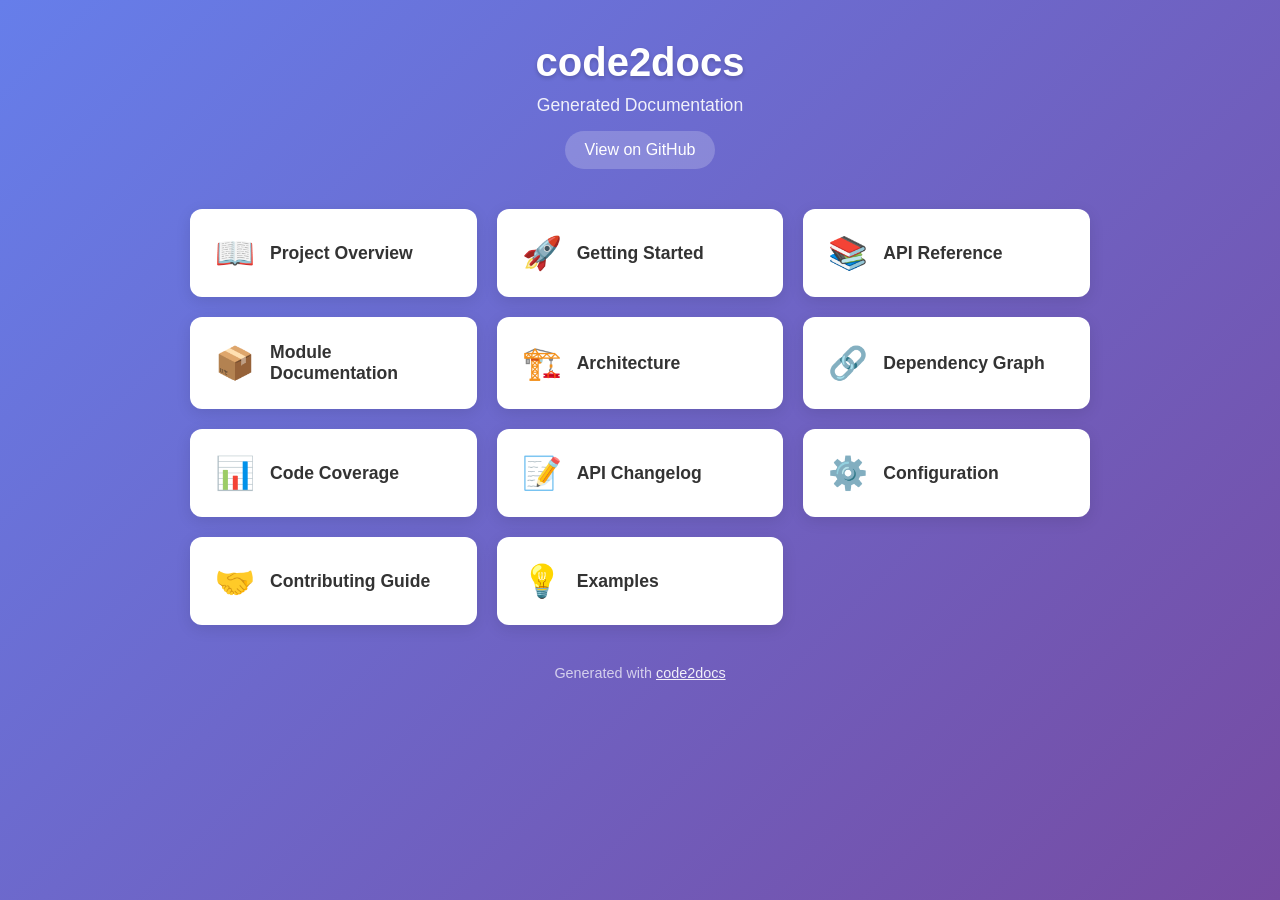
<file: docs/index.html>
<!DOCTYPE html>
<html lang="en">
<head>
    <meta charset="UTF-8">
    <meta name="viewport" content="width=device-width, initial-scale=1.0">
    <title>code2docs - Documentation</title>
    <style>
        * { margin: 0; padding: 0; box-sizing: border-box; }
        body {
            font-family: -apple-system, BlinkMacSystemFont, "Segoe UI", Roboto, Oxygen, Ubuntu, sans-serif;
            background: linear-gradient(135deg, #667eea 0%, #764ba2 100%);
            min-height: 100vh;
            padding: 40px 20px;
        }
        .container {
            max-width: 900px;
            margin: 0 auto;
        }
        .header {
            text-align: center;
            margin-bottom: 40px;
            color: white;
        }
        .header h1 {
            font-size: 2.5rem;
            margin-bottom: 10px;
            text-shadow: 0 2px 4px rgba(0,0,0,0.2);
        }
        .header p {
            font-size: 1.1rem;
            opacity: 0.9;
        }
        .github-link {
            display: inline-block;
            margin-top: 15px;
            padding: 10px 20px;
            background: rgba(255,255,255,0.2);
            color: white;
            text-decoration: none;
            border-radius: 25px;
            transition: background 0.3s;
        }
        .github-link:hover { background: rgba(255,255,255,0.3); }
        .docs-grid {
            display: grid;
            grid-template-columns: repeat(auto-fill, minmax(250px, 1fr));
            gap: 20px;
        }
        .doc-card {
            background: white;
            border-radius: 12px;
            padding: 25px;
            text-decoration: none;
            color: #333;
            box-shadow: 0 4px 15px rgba(0,0,0,0.1);
            transition: transform 0.2s, box-shadow 0.2s;
            display: flex;
            align-items: center;
            gap: 15px;
        }
        .doc-card:hover {
            transform: translateY(-3px);
            box-shadow: 0 8px 25px rgba(0,0,0,0.15);
        }
        .doc-card .icon {
            font-size: 2rem;
            flex-shrink: 0;
        }
        .doc-card .title {
            font-size: 1.1rem;
            font-weight: 600;
        }
        .footer {
            text-align: center;
            margin-top: 40px;
            color: rgba(255,255,255,0.7);
            font-size: 0.9rem;
        }
        @media (max-width: 600px) {
            .header h1 { font-size: 1.8rem; }
            .docs-grid { grid-template-columns: 1fr; }
        }
    </style>
</head>
<body>
    <div class="container">
        <div class="header">
            <h1>code2docs</h1>
            <p>Generated Documentation</p>
            <a href="https://github.com/wronai/code2docs" class="github-link" target="_blank" rel="noopener">View on GitHub</a>
        </div>
        <div class="docs-grid">
            <a href="README.md" class="doc-card"><span class="icon">📖</span><span class="title">Project Overview</span></a>
<a href="getting-started.md" class="doc-card"><span class="icon">🚀</span><span class="title">Getting Started</span></a>
<a href="api.md" class="doc-card"><span class="icon">📚</span><span class="title">API Reference</span></a>
<a href="modules.md" class="doc-card"><span class="icon">📦</span><span class="title">Module Documentation</span></a>
<a href="architecture.md" class="doc-card"><span class="icon">🏗️</span><span class="title">Architecture</span></a>
<a href="dependency-graph.md" class="doc-card"><span class="icon">🔗</span><span class="title">Dependency Graph</span></a>
<a href="coverage.md" class="doc-card"><span class="icon">📊</span><span class="title">Code Coverage</span></a>
<a href="api-changelog.md" class="doc-card"><span class="icon">📝</span><span class="title">API Changelog</span></a>
<a href="configuration.md" class="doc-card"><span class="icon">⚙️</span><span class="title">Configuration</span></a>
<a href="CONTRIBUTING.md" class="doc-card"><span class="icon">🤝</span><span class="title">Contributing Guide</span></a>
<a href="examples/" class="doc-card"><span class="icon">💡</span><span class="title">Examples</span></a>
        </div>
        <div class="footer">
            Generated with <a href="https://github.com/wronai/code2docs" style="color: rgba(255,255,255,0.9);">code2docs</a>
        </div>
    </div>
</body>
</html>
</file>
